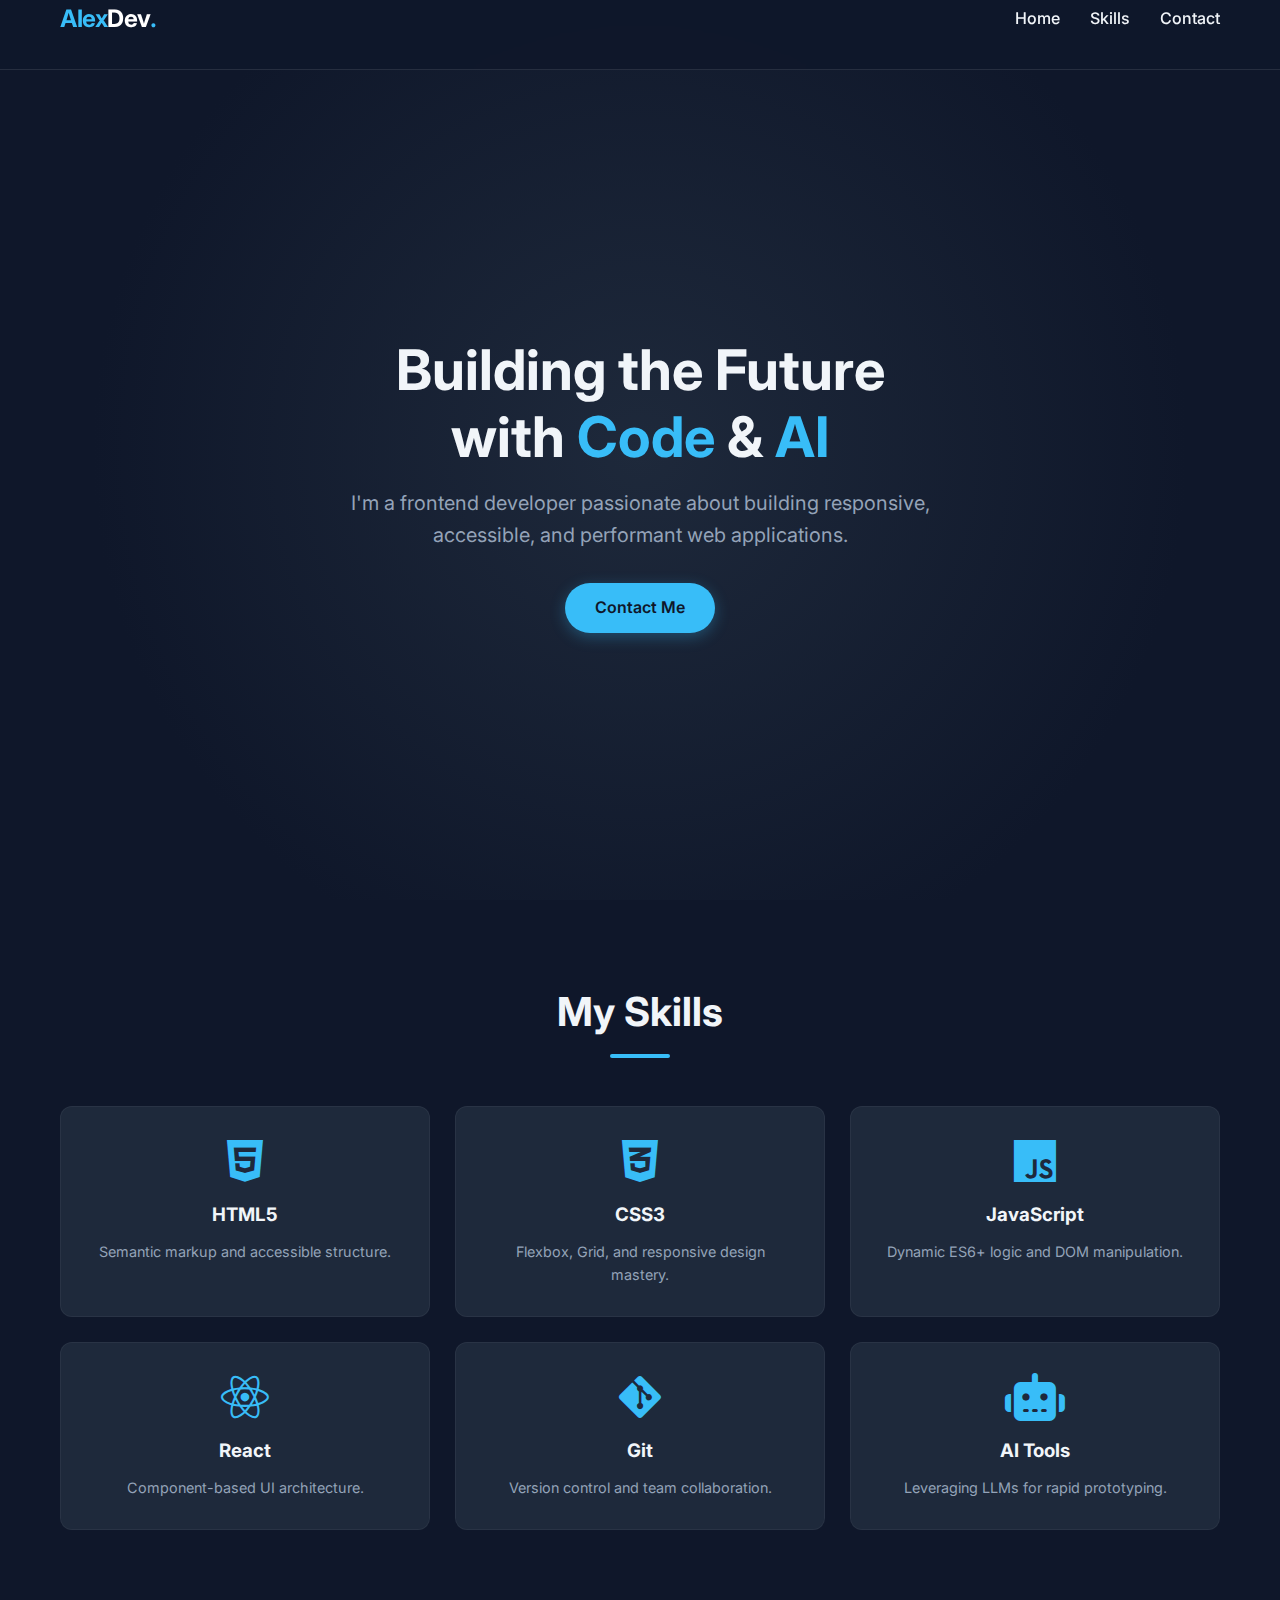
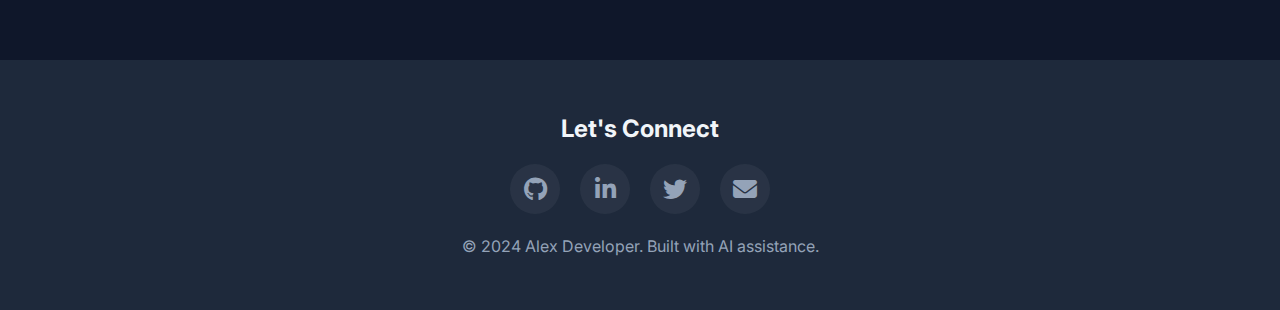
<file: MASAI/AI-Powered Assignment/index.html>
<!DOCTYPE html>
<html lang="en">
<head>
    <meta charset="UTF-8">
    <meta name="viewport" content="width=device-width, initial-scale=1.0">
    <title>Alex Dev | Creative Developer</title>
    <!-- Font Awesome for Icons -->
    <link rel="stylesheet" href="https://cdnjs.cloudflare.com/ajax/libs/font-awesome/6.4.0/css/all.min.css">
    <!-- Google Fonts -->
    <link href="https://fonts.googleapis.com/css2?family=Inter:wght@300;400;600;700&display=swap" rel="stylesheet">
    
    <style>
        /* --- CSS VARIABLES & RESET --- */
        :root {
            --bg-color: #0f172a;
            --card-bg: #1e293b;
            --text-main: #f1f5f9;
            --text-muted: #94a3b8;
            --accent: #38bdf8; /* Light Blue */
            --accent-hover: #0ea5e9;
            --nav-height: 70px;
        }

        * {
            margin: 0;
            padding: 0;
            box-sizing: border-box;
        }

        html {
            scroll-behavior: smooth;
        }

        body {
            font-family: 'Inter', sans-serif;
            background-color: var(--bg-color);
            color: var(--text-main);
            line-height: 1.6;
        }

        a {
            text-decoration: none;
            color: inherit;
            transition: all 0.3s ease;
        }

        ul {
            list-style: none;
        }

        .container {
            max-width: 1200px;
            margin: 0 auto;
            padding: 0 20px;
        }

        /* --- HEADER & NAVIGATION --- */
        header {
            background-color: rgba(15, 23, 42, 0.95);
            height: var(--nav-height);
            position: fixed;
            width: 100%;
            top: 0;
            z-index: 1000;
            border-bottom: 1px solid rgba(255,255,255,0.1);
            backdrop-filter: blur(10px);
        }

        nav {
            display: flex;
            justify-content: space-between;
            align-items: center;
            height: 100%;
        }

        .logo {
            font-size: 1.5rem;
            font-weight: 700;
            color: var(--accent);
            letter-spacing: -0.5px;
        }

        .nav-links {
            display: flex;
            gap: 30px;
        }

        .nav-links a {
            font-weight: 500;
            font-size: 1rem;
        }

        .nav-links a:hover {
            color: var(--accent);
        }

        /* Hamburger Menu (Hidden on Desktop) */
        .hamburger {
            display: none;
            cursor: pointer;
            font-size: 1.5rem;
        }

        /* --- HERO SECTION --- */
        #hero {
            height: 100vh;
            display: flex;
            align-items: center;
            justify-content: center;
            text-align: center;
            padding-top: var(--nav-height);
            background: radial-gradient(circle at center, #1e293b 0%, #0f172a 70%);
        }

        .hero-content h1 {
            font-size: 3.5rem;
            margin-bottom: 1rem;
            line-height: 1.2;
        }

        .hero-content span {
            color: var(--accent);
        }

        .hero-content p {
            font-size: 1.25rem;
            color: var(--text-muted);
            margin-bottom: 2rem;
            max-width: 600px;
            margin-left: auto;
            margin-right: auto;
        }

        .btn {
            display: inline-block;
            background-color: var(--accent);
            color: var(--bg-color);
            padding: 12px 30px;
            border-radius: 50px;
            font-weight: 600;
            font-size: 1rem;
            box-shadow: 0 4px 15px rgba(56, 189, 248, 0.3);
        }

        .btn:hover {
            background-color: var(--accent-hover);
            transform: translateY(-2px);
            box-shadow: 0 6px 20px rgba(56, 189, 248, 0.4);
        }

        /* --- SKILLS SECTION --- */
        #skills {
            padding: 80px 0;
        }

        .section-title {
            text-align: center;
            font-size: 2.5rem;
            margin-bottom: 3rem;
            position: relative;
        }

        .section-title::after {
            content: '';
            display: block;
            width: 60px;
            height: 4px;
            background-color: var(--accent);
            margin: 10px auto 0;
            border-radius: 2px;
        }

        .skills-grid {
            display: grid;
            grid-template-columns: repeat(3, 1fr); /* Desktop: 3 Columns */
            gap: 25px;
        }

        .skill-card {
            background-color: var(--card-bg);
            padding: 30px;
            border-radius: 12px;
            text-align: center;
            border: 1px solid rgba(255,255,255,0.05);
            transition: transform 0.3s ease, border-color 0.3s ease;
        }

        .skill-card:hover {
            transform: translateY(-10px); /* Bonus: Hover animation */
            border-color: var(--accent);
        }

        .skill-card i {
            font-size: 3rem;
            margin-bottom: 15px;
            color: var(--accent);
        }

        .skill-card h3 {
            margin-bottom: 10px;
        }

        .skill-card p {
            color: var(--text-muted);
            font-size: 0.9rem;
        }

        /* --- FOOTER --- */
        footer {
            background-color: var(--card-bg);
            padding: 50px 0;
            text-align: center;
            margin-top: 50px;
        }

        .social-links {
            display: flex;
            justify-content: center;
            gap: 20px;
            margin-bottom: 20px;
        }

        .social-links a {
            font-size: 1.5rem;
            color: var(--text-muted);
            width: 50px;
            height: 50px;
            background: rgba(255,255,255,0.05);
            display: flex;
            align-items: center;
            justify-content: center;
            border-radius: 50%;
            transition: all 0.3s ease;
        }

        .social-links a:hover {
            background: var(--accent);
            color: var(--bg-color);
            transform: scale(1.1);
        }

        /* --- RESPONSIVENESS --- */

        /* Tablet (768px - 1023px) */
        @media (max-width: 1023px) {
            .skills-grid {
                grid-template-columns: repeat(2, 1fr); /* Tablet: 2 Columns */
            }
            
            .hero-content h1 {
                font-size: 3rem;
            }
        }

        /* Mobile (Max 767px) */
        @media (max-width: 767px) {
            /* Nav Logic */
            .hamburger {
                display: block;
                z-index: 1001;
            }

            .nav-links {
                position: fixed;
                top: 0;
                right: -100%; /* Hide off-screen */
                height: 100vh;
                width: 70%;
                background-color: var(--card-bg);
                flex-direction: column;
                justify-content: center;
                align-items: center;
                gap: 40px;
                transition: right 0.3s ease-in-out;
                box-shadow: -5px 0 15px rgba(0,0,0,0.5);
            }

            .nav-links.active {
                right: 0; /* Slide in */
            }

            /* Hero Reflow */
            .hero-content h1 {
                font-size: 2.5rem;
            }
            
            .hero-content p {
                font-size: 1rem;
                padding: 0 15px;
            }

            /* Skills Stacked */
            .skills-grid {
                grid-template-columns: 1fr; /* Mobile: 1 Column */
            }

            /* Spacing adjustments */
            #skills {
                padding: 50px 0;
            }
        }
    </style>
</head>
<body>

    <!-- Navigation -->
    <header>
        <div class="container">
            <nav>
                <div class="logo">Alex<span style="color:white">Dev</span>.</div>
                
                <!-- Navigation Links -->
                <ul class="nav-links" id="navLinks">
                    <li><a href="#hero" onclick="toggleMenu()">Home</a></li>
                    <li><a href="#skills" onclick="toggleMenu()">Skills</a></li>
                    <li><a href="#contact" onclick="toggleMenu()">Contact</a></li>
                </ul>

                <!-- Hamburger Icon -->
                <div class="hamburger" onclick="toggleMenu()">
                    <i class="fas fa-bars"></i>
                </div>
            </nav>
        </div>
    </header>

    <!-- Hero Section -->
    <section id="hero">
        <div class="container hero-content">
            <h1>Building the Future <br> with <span>Code</span> & <span>AI</span></h1>
            <p>I'm a frontend developer passionate about building responsive, accessible, and performant web applications.</p>
            <a href="#contact" class="btn">Contact Me</a>
        </div>
    </section>

    <!-- Skills Section -->
    <section id="skills">
        <div class="container">
            <h2 class="section-title">My Skills</h2>
            <div class="skills-grid">
                <!-- Skill 1 -->
                <div class="skill-card">
                    <i class="fab fa-html5"></i>
                    <h3>HTML5</h3>
                    <p>Semantic markup and accessible structure.</p>
                </div>
                <!-- Skill 2 -->
                <div class="skill-card">
                    <i class="fab fa-css3-alt"></i>
                    <h3>CSS3</h3>
                    <p>Flexbox, Grid, and responsive design mastery.</p>
                </div>
                <!-- Skill 3 -->
                <div class="skill-card">
                    <i class="fab fa-js"></i>
                    <h3>JavaScript</h3>
                    <p>Dynamic ES6+ logic and DOM manipulation.</p>
                </div>
                <!-- Skill 4 -->
                <div class="skill-card">
                    <i class="fab fa-react"></i>
                    <h3>React</h3>
                    <p>Component-based UI architecture.</p>
                </div>
                <!-- Skill 5 -->
                <div class="skill-card">
                    <i class="fab fa-git-alt"></i>
                    <h3>Git</h3>
                    <p>Version control and team collaboration.</p>
                </div>
                <!-- Skill 6 -->
                <div class="skill-card">
                    <i class="fas fa-robot"></i>
                    <h3>AI Tools</h3>
                    <p>Leveraging LLMs for rapid prototyping.</p>
                </div>
            </div>
        </div>
    </section>

    <!-- Footer -->
    <footer id="contact">
        <div class="container">
            <h2 style="margin-bottom: 1rem;">Let's Connect</h2>
            <div class="social-links">
                <a href="#"><i class="fab fa-github"></i></a>
                <a href="#"><i class="fab fa-linkedin-in"></i></a>
                <a href="#"><i class="fab fa-twitter"></i></a>
                <a href="mailto:email@example.com"><i class="fas fa-envelope"></i></a>
            </div>
            <p style="color: var(--text-muted);">&copy; 2024 Alex Developer. Built with AI assistance.</p>
        </div>
    </footer>

    <script>
        function toggleMenu() {
            const navLinks = document.getElementById('navLinks');
            const hamburger = document.querySelector('.hamburger i');
            
            // Toggle Active Class
            navLinks.classList.toggle('active');

            // Change Icon from Hamburger to X
            if (navLinks.classList.contains('active')) {
                hamburger.classList.remove('fa-bars');
                hamburger.classList.add('fa-times');
            } else {
                hamburger.classList.remove('fa-times');
                hamburger.classList.add('fa-bars');
            }
        }
    </script>
</body>
</html>
</file>
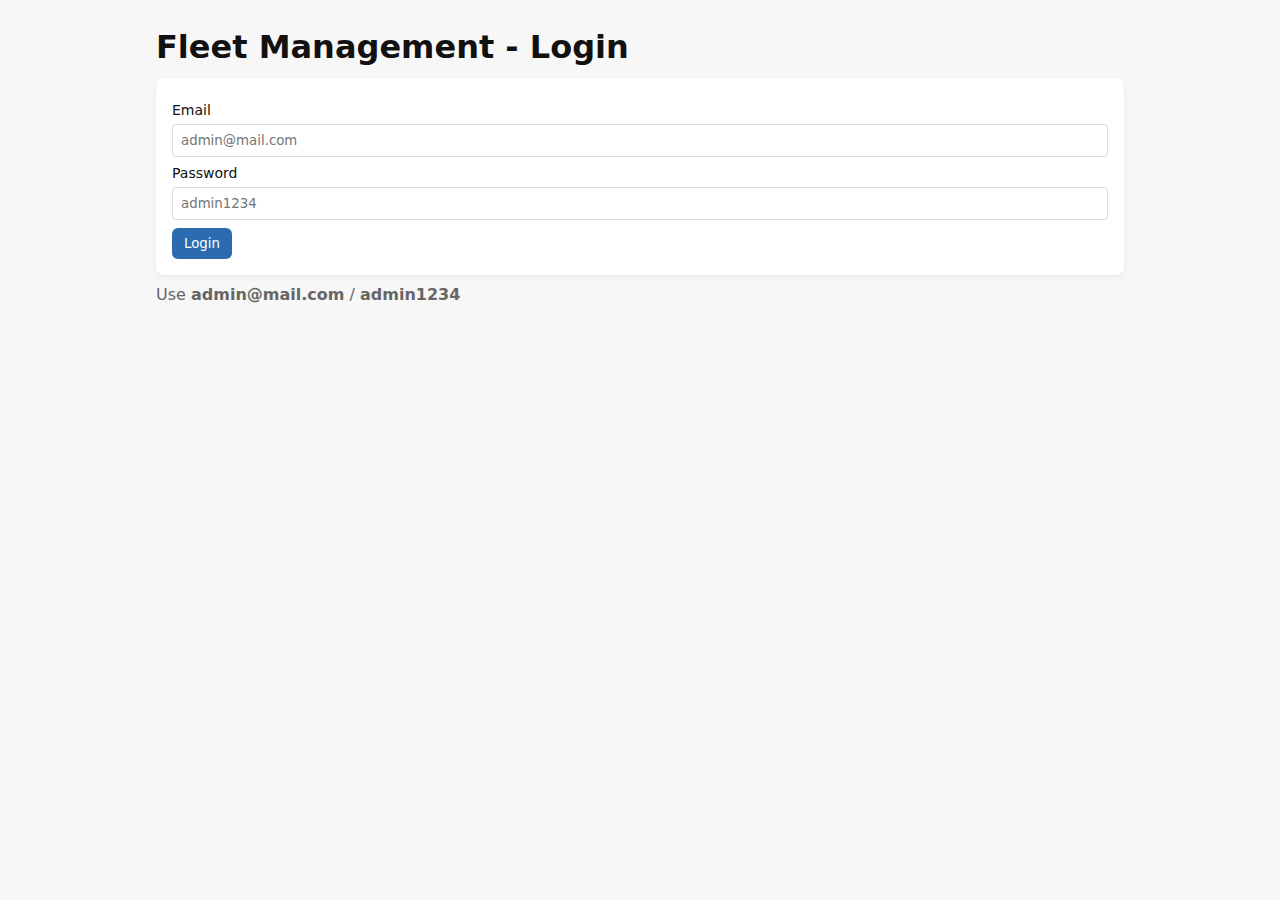
<file: MASAI/Main Evolution-Module2/index.html>
<!doctype html>
<html lang="en">
<head>
<meta charset="utf-8" />
<meta name="viewport" content="width=device-width,initial-scale=1" />
<title>Mini Fleet Management App</title>

<style>
:root{--bg:#f7f7f8;--card:#fff;--accent:#2b6cb0}
*{box-sizing:border-box;font-family:system-ui,Arial,Helvetica,sans-serif}
body{margin:0;background:var(--bg);color:#111}
.container{max-width:1000px;margin:28px auto;padding:0 16px}
.card{background:var(--card);padding:16px;border-radius:8px;box-shadow:0 2px 6px rgba(0,0,0,.06)}
h1,h2,h3{margin:0 0 12px}
form label{display:block;margin:8px 0;font-size:14px}
input,select{display:block;width:100%;padding:8px;margin-top:6px;border:1px solid #ddd;border-radius:4px}
.btn{background:var(--accent);color:#fff;border:none;padding:8px 12px;border-radius:6px;cursor:pointer}
.btn.small{padding:6px 8px;font-size:13px}
.navbar{display:flex;align-items:center;justify-content:space-between;padding:14px 16px}
.layout{display:flex;gap:16px;margin-top:12px}
.sidebar{width:280px}
.main-content{flex:1}
.cards{display:grid;grid-template-columns:repeat(auto-fill,minmax(220px,1fr));gap:12px}
.card-vehicle{padding:10px;border-radius:8px;border:1px solid #eee;background:#fff}
.card-vehicle img{width:100%;height:120px;object-fit:cover;border-radius:6px}
.meta{font-size:13px;margin:8px 0}
.card-actions{display:flex;gap:6px}
.card-actions button{flex:1;padding:8px}
.hint{color:#666;margin-top:10px}
.hidden{display:none}
@media(max-width:700px){.layout{flex-direction:column}.sidebar{width:100%}}
</style>
</head>

<body>

<!-- LOGIN PAGE -->
<section id="loginPage">
  <main class="container">
    <h1>Fleet Management - Login</h1>
    <form id="loginForm" class="card">
      <label>Email<input type="email" id="email" required placeholder="admin@mail.com"></label>
      <label>Password<input type="password" id="password" required placeholder="admin1234"></label>
      <button type="submit" class="btn">Login</button>
    </form>
    <p class="hint">Use <b>admin@mail.com</b> / <b>admin1234</b></p>
  </main>
</section>

<!-- ADMIN DASHBOARD -->
<section id="adminPage" class="hidden">
  <header class="navbar">
    <h2>Fleet Dashboard</h2>
    <div class="filters">
      <select id="filterCategory">
        <option value="all">All Categories</option>
        <option value="Car">Car</option>
        <option value="Auto">Auto</option>
        <option value="Truck">Truck</option>
        <option value="Bus">Bus</option>
      </select>

      <select id="filterAvailability">
        <option value="all">All Availability</option>
        <option value="Available">Available</option>
        <option value="Unavailable">Unavailable</option>
      </select>

      <button id="clearFilters" class="btn small">Clear Filter</button>
    </div>
  </header>

  <div class="layout container">
    <aside class="sidebar card">
      <h3>Add Fleet</h3>
      <form id="addFleetForm">
        <label>Reg No<input type="text" id="regNo" required></label>
        <label>Category
          <select id="category">
            <option value="Car">Car</option>
            <option value="Auto">Auto</option>
            <option value="Truck">Truck</option>
            <option value="Bus">Bus</option>
          </select>
        </label>
        <label>Driver Name<input type="text" id="driver" placeholder="Optional"></label>
        <label>Availability
          <select id="availability">
            <option value="Available">Available</option>
            <option value="Unavailable">Unavailable</option>
          </select>
        </label>
        <button type="submit" class="btn">Add Vehicle</button>
      </form>
    </aside>

    <main class="main-content">
      <div id="cardsContainer" class="cards"></div>
    </main>
  </div>
</section>

<script>
(function(){
  const ADMIN_EMAIL='admin@mail.com';
  const ADMIN_PASS='admin1234';
  const SAMPLE_IMG='https://coding-platform.s3.amazonaws.com/dev/lms/tickets/5e80fcb6-3f8e-480c-945b-30a5359eb40e/JNmYjkVr3WOjsrbu.png';
  const LS_KEY='masai_fleets_v1';

  const loginPage=document.getElementById('loginPage');
  const adminPage=document.getElementById('adminPage');

  const loginForm=document.getElementById('loginForm');
  const email=document.getElementById('email');
  const password=document.getElementById('password');

  const addForm=document.getElementById('addFleetForm');
  const cardsContainer=document.getElementById('cardsContainer');
  const filterCategory=document.getElementById('filterCategory');
  const filterAvailability=document.getElementById('filterAvailability');
  const clearFiltersBtn=document.getElementById('clearFilters');

  function qs(sel){return document.querySelector(sel)}
  function genId(){return Date.now().toString(36)+Math.random().toString(36).slice(2,6)}
  function loadFleets(){
    try{
      const raw=localStorage.getItem(LS_KEY);
      if(!raw) return initData();
      return JSON.parse(raw);
    }catch(e){return initData();}
  }
  function saveFleets(arr){localStorage.setItem(LS_KEY,JSON.stringify(arr));}
  function initData(){
    const sample=[
      {id:genId(),reg:'KA01AA0001',category:'Car',driver:'Ravi',availability:'Available',img:SAMPLE_IMG},
      {id:genId(),reg:'KA02BB0002',category:'Truck',driver:'Suresh',availability:'Unavailable',img:SAMPLE_IMG},
    ];
    saveFleets(sample);
    return sample;
  }
  function escapeHtml(s){
    if(!s) return '';
    return String(s).replace(/[&<>"']/g,c=>({ '&':'&amp;','<':'&lt;','>':'&gt;','"':'&quot;',"'":"&#39;"}[c]));
  }

  // LOGIN LOGIC
  loginForm.addEventListener('submit',e=>{
    e.preventDefault();
    if(email.value.trim()===ADMIN_EMAIL && password.value===ADMIN_PASS){
      localStorage.setItem('masai_logged_in','true');
      loginPage.classList.add('hidden');
      adminPage.classList.remove('hidden');
      render();
    } else {
      alert('Invalid credentials');
    }
  });

  if(localStorage.getItem('masai_logged_in')){
    loginPage.classList.add('hidden');
    adminPage.classList.remove('hidden');
  }

  let fleets=loadFleets();
  let filters={category:'all',availability:'all'};

  // Render FLEETS
  function render(){
    const filtered = fleets.filter(f=>{
      if(filters.category!=='all' && f.category!==filters.category) return false;
      if(filters.availability!=='all' && f.availability!==filters.availability) return false;
      return true;
    });

    cardsContainer.innerHTML='';
    if(filtered.length===0){
      cardsContainer.innerHTML='<div class="card card-vehicle">No vehicles found</div>';
      return;
    }

    filtered.forEach(f=>{
      const div=document.createElement('div');
      div.className='card card-vehicle';
      div.innerHTML=`
        <img src="${f.img}">
        <div class="meta"><strong>Reg:</strong> ${escapeHtml(f.reg)}<br>
        <strong>Category:</strong> ${escapeHtml(f.category)}<br>
        <strong>Driver:</strong> ${escapeHtml(f.driver||'--')}<br>
        <strong>Status:</strong> ${escapeHtml(f.availability)}</div>
        <div class="card-actions">
          <button class="btn update">Update Driver</button>
          <button class="btn toggle">Change Availability</button>
          <button class="btn delete">Delete</button>
        </div>
      `;

      div.querySelector('.update').onclick=()=>{
        const name=prompt('Enter new driver name',f.driver||'');
        if(name!==null && name.trim()!==''){
          f.driver=name.trim();
          saveFleets(fleets); render();
        }
      };

      div.querySelector('.toggle').onclick=()=>{
        f.availability=(f.availability==='Available')?'Unavailable':'Available';
        saveFleets(fleets); render();
      };

      div.querySelector('.delete').onclick=()=>{
        if(confirm('Delete this vehicle?')){
          fleets=fleets.filter(x=>x.id!==f.id);
          saveFleets(fleets); render();
        }
      };

      cardsContainer.appendChild(div);
    });
  }

  // Add Fleet
  addForm.addEventListener('submit',e=>{
    e.preventDefault();
    const reg=qs('#regNo').value.trim();
    const cat=qs('#category').value;
    const driver=qs('#driver').value.trim();
    const avail=qs('#availability').value;

    if(!reg){alert('Reg No required');return;}
    if(fleets.some(x=>x.reg.toLowerCase()===reg.toLowerCase())){alert('Reg already exists');return;}

    fleets.push({id:genId(),reg,category:cat,driver:driver||'--',availability:avail,img:SAMPLE_IMG});
    saveFleets(fleets);
    addForm.reset();
    render();
  });

  // FILTERS
  filterCategory.onchange=()=>{filters.category=filterCategory.value;render();}
  filterAvailability.onchange=()=>{filters.availability=filterAvailability.value;render();}
  clearFiltersBtn.onclick=()=>{
    filters={category:'all',availability:'all'};
    filterCategory.value='all'; filterAvailability.value='all';
    render();
  };

  if(localStorage.getItem('masai_logged_in')) render();
})();
</script>

</body>
</html>
</file>
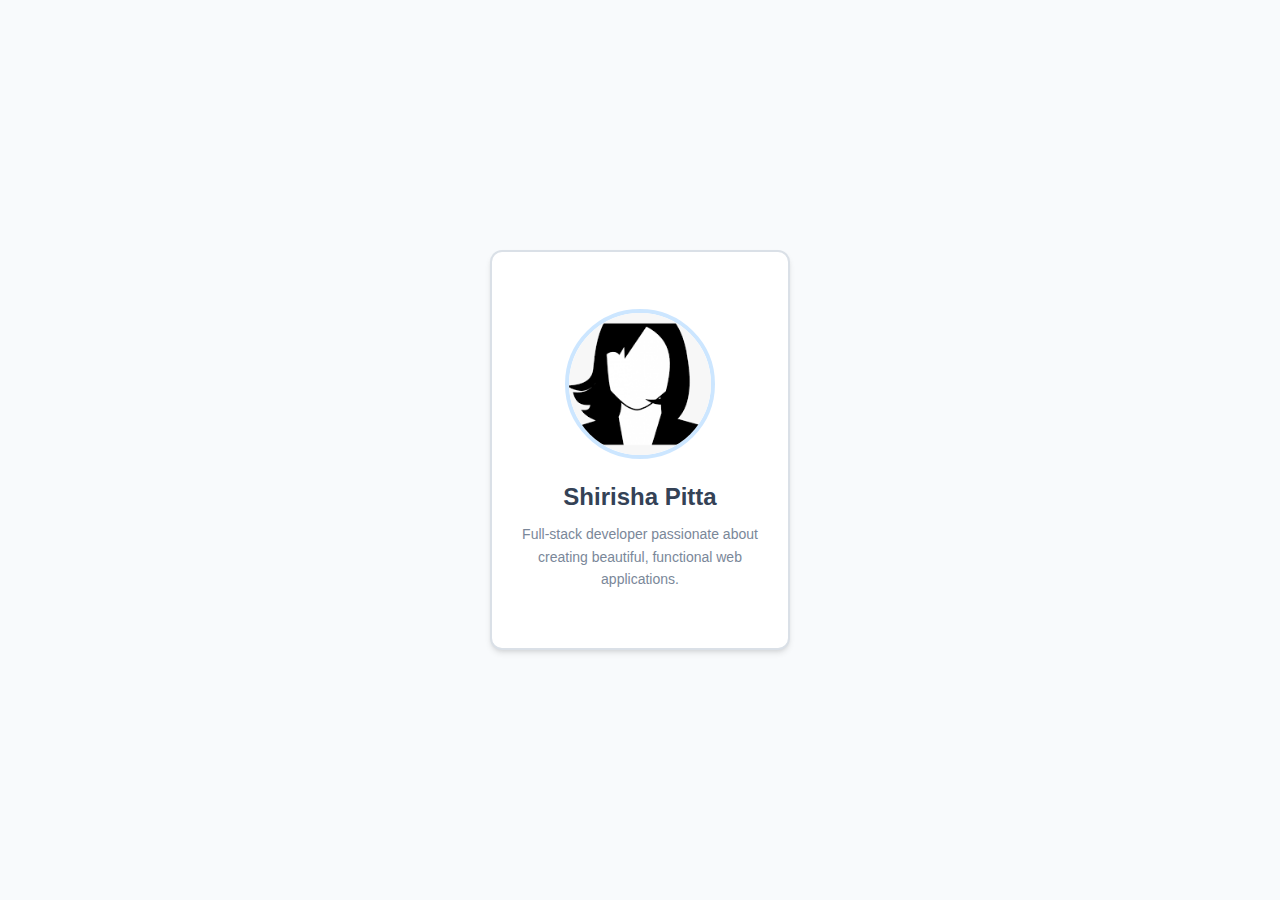
<file: MASAI/Designing Layouts I/Q1.html>
<!DOCTYPE html>
<html lang="en">
<head>
    <meta charset="UTF-8">
    <meta name="viewport" content="width=device-width, initial-scale=1.0">
    <title>Profile Card</title>
    <meta name="description" content="Modern profile card component showcasing professional information">
    <style>
        * {
            margin: 0;
            padding: 0;
            box-sizing: border-box;
        }
        body {
            font-family: -apple-system, BlinkMacSystemFont, 'Segoe UI', Roboto, 'Helvetica Neue', Arial, sans-serif;
            background-color: hsl(210, 40%, 98%);
            color: hsl(215, 25%, 27%);
            display: flex;
            justify-content: center;
            align-items: center;
            min-height: 100vh;
        }
        .profile-card {
            width: 300px;
            height: 400px;
            background-color: hsl(0, 0%, 100%);
            border-radius: 12px;
            border: 2px solid hsl(210, 20%, 88%);
            padding: 20px;
            margin: auto;
            display: flex;
            flex-direction: column;
            align-items: center;
            justify-content: center;
            box-shadow: 0 4px 6px -1px rgba(0, 0, 0, 0.1),
                        0 2px 4px -2px rgba(0, 0, 0, 0.1);
            transition: box-shadow 0.3s ease, transform 0.3s ease;
        }
        .profile-card:hover {
            box-shadow: 0 10px 15px -3px rgba(0, 0, 0, 0.15),
                        0 4px 6px -4px rgba(0, 0, 0, 0.1);
            transform: translateY(-2px);
        }
        .profile-image {
            width: 150px;
            height: 150px;
            border-radius: 50%;
            overflow: hidden;
            border: 4px solid hsla(210, 100%, 50%, 0.2);
            margin-bottom: 24px;
        }
        .profile-image img {
            width: 100%;
            height: 100%;
            object-fit: cover;
        }
        .profile-card h2 {
            font-size: 24px;
            font-weight: bold;
            color: hsl(215, 25%, 27%);
            margin-bottom: 12px;
            text-align: center;
        }
        .profile-card p {
            text-align: center;
            color: hsl(215, 13%, 54%);
            line-height: 1.6;
            font-size: 14px;
        }
    </style>
</head>
<body>
    <div class="profile-card">
        <div class="profile-image">
            <img src="[data-uri]"
                 alt="Profile">
        </div>
        <h2>Shirisha Pitta</h2>
        <p>Full-stack developer passionate about creating beautiful, functional web applications.</p>
    </div>
</body>
</html>
</file>
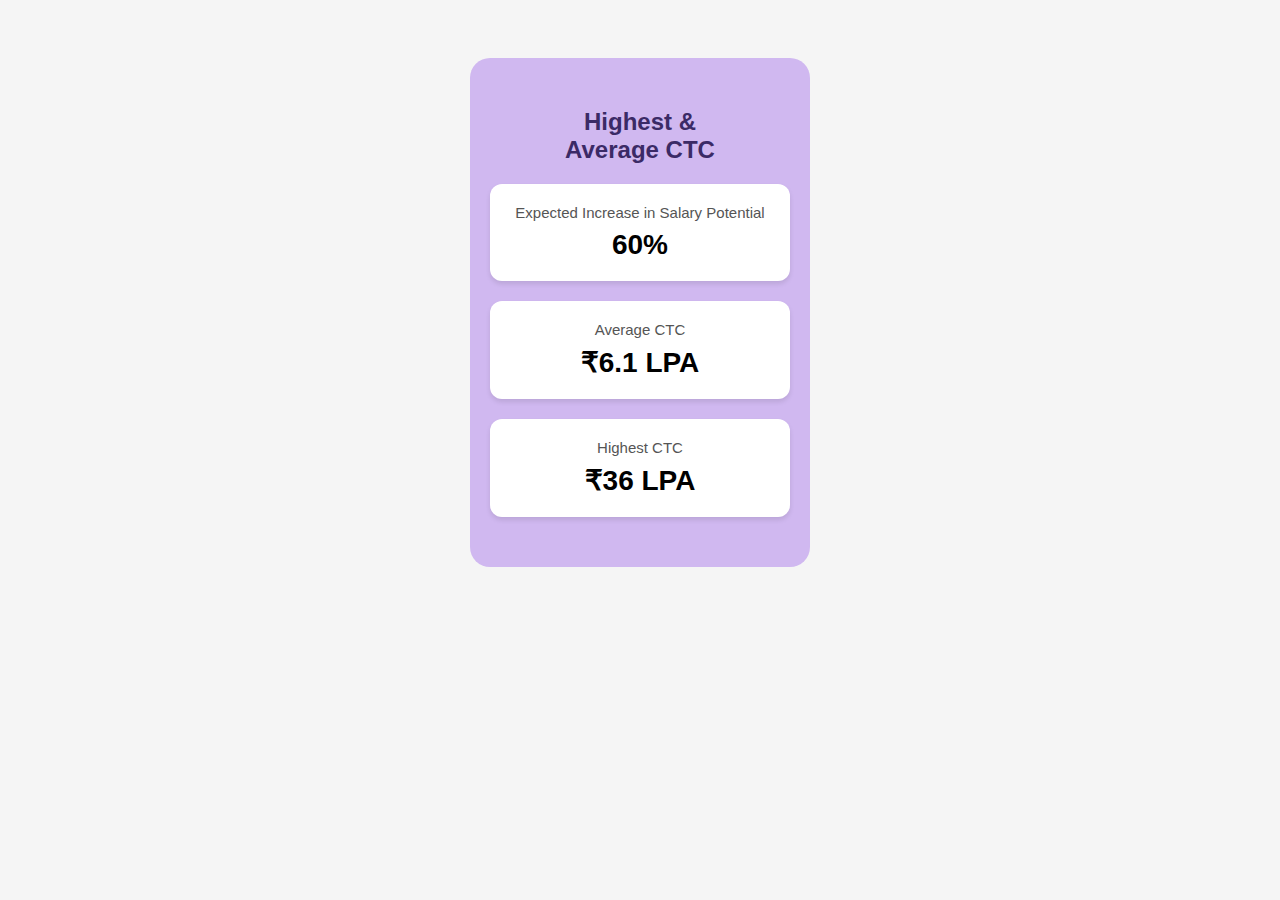
<file: MASAI/Designing Layouts I/Q2.html>
<!DOCTYPE html>
<html lang="en">
<head>
    <meta charset="UTF-8">
    <meta name="viewport" content="width=device-width, initial-scale=1.0">
    <title>Vertical Box Model</title>
    <style>
        body {
            font-family: Arial, sans-serif;
            background: #F5F5F5;
            display: flex;
            justify-content: center;
            padding: 50px;
        }
        .container {
            width: 300px;
            background: #D0B8F0;
            padding: 30px 20px;
            border-radius: 20px;
            text-align: center;
        }
        .container h2 {
            color: #3B2A66;
            margin-bottom: 20px;
        }
        .box {
            background: #FFFFFF;
            padding: 20px;
            border-radius: 12px;
            margin-bottom: 20px;
            box-shadow: 0px 3px 5px rgba(0,0,0,0.1);
        }
        .title {
            color: #555;
            font-size: 15px;
            margin-bottom: 8px;
        }
        .value {
            font-size: 28px;
            font-weight: bold;
        }
    </style>
</head>
<body>
    <div class="container">
        <h2>Highest &<br>Average CTC</h2>
        <div class="box">
            <div class="title">Expected Increase in Salary Potential</div>
            <div class="value">60%</div>
        </div>
        <div class="box">
            <div class="title">Average CTC</div>
            <div class="value">₹6.1 LPA</div>
        </div>
        <div class="box">
            <div class="title">Highest CTC</div>
            <div class="value">₹36 LPA</div>
        </div>
    </div>
</body>
</html>
</file>
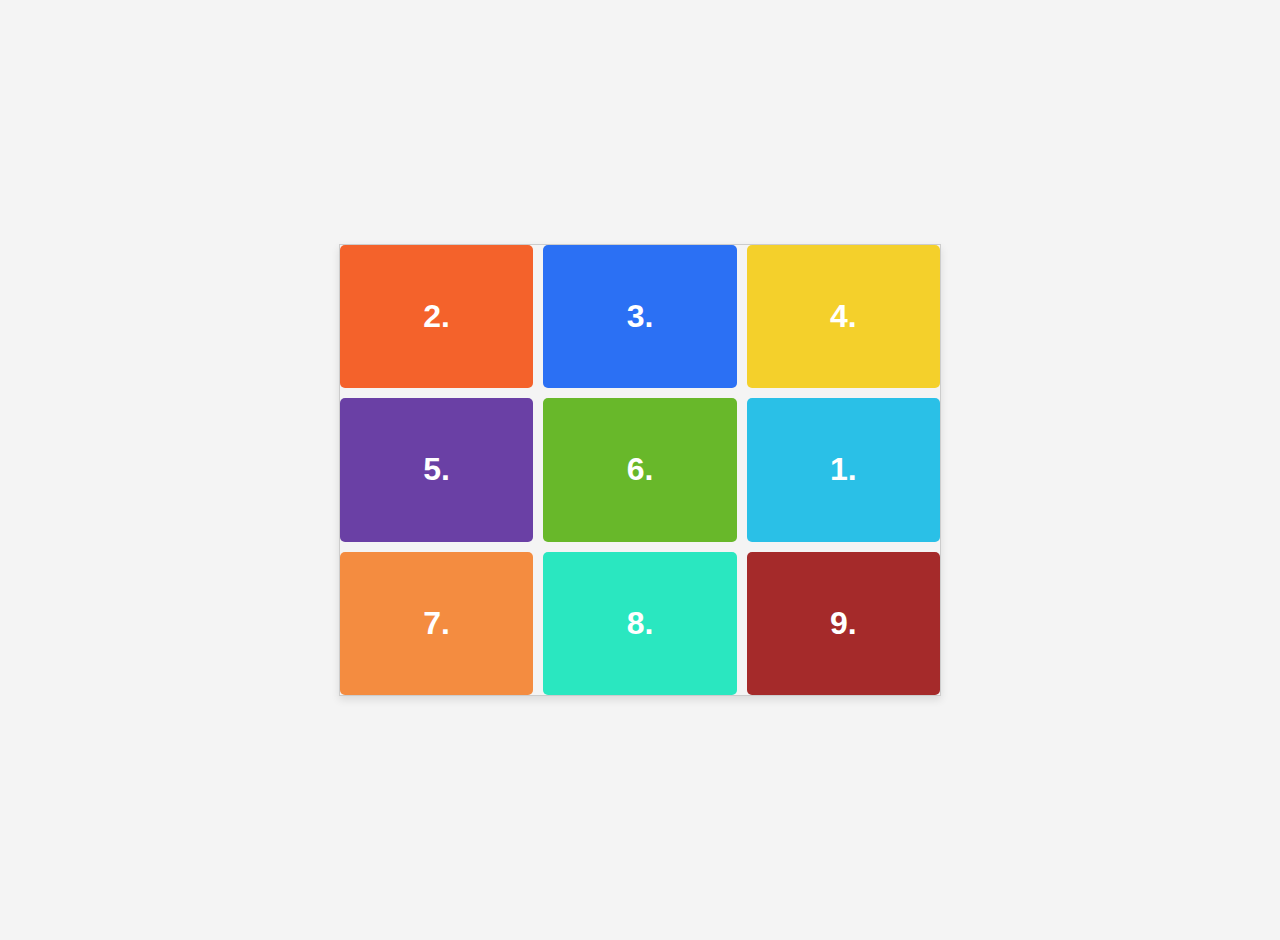
<file: MASAI/Designing Layouts II/Q1.html>
<!DOCTYPE html>
<html lang="en">
<head>
    <meta charset="UTF-8">
    <meta name="viewport" content="width=device-width, initial-scale=1.0">
    <title>Simple Grid Layout</title>
    <style>
        /* Basic Reset and Container Styling */
        body {
            margin: 0;
            padding: 20px;
            font-family: sans-serif;
            display: flex; /* Helps center the grid */
            justify-content: center;
            align-items: center;
            min-height: 100vh;
            background-color: #f4f4f4;
        }

        .grid-container {
            /* Set up the grid */
            display: grid;
            /* Define 3 equal-width columns */
            grid-template-columns: repeat(3, 1fr); 
            /* Define 3 equal-height rows */
            grid-template-rows: repeat(3, 1fr); 
            /* Gap between grid items */
            gap: 10px; 
            /* Max width for a clean look */
            width: 600px; 
            /* Enforce a height so the '1fr' rows work */
            height: 450px; 
            border: 1px solid #ccc;
            box-shadow: 0 4px 8px rgba(0, 0, 0, 0.1);
        }

        /* Common Box Styling */
        .box {
            display: flex;
            justify-content: center;
            align-items: center;
            color: white;
            font-size: 2em;
            font-weight: bold;
            border-radius: 5px;
        }

        /* Unique Box Colors based on the image */
        /* Row 1 */
        .box-2 { background-color: #f4622b; } /* Orange */
        .box-3 { background-color: #2b70f4; } /* Blue */
        .box-4 { background-color: #f4d02b; } /* Yellow */

        /* Row 2 */
        .box-5 { background-color: #6a40a5; } /* Purple/Violet */
        .box-6 { background-color: #68b82a; } /* Bright Green */
        .box-1 { background-color: #2ac0e7; } /* Light Blue/Cyan */

        /* Row 3 */
        .box-7 { background-color: #f48c40; } /* Darker Orange/Peach */
        .box-8 { background-color: #2ae7c0; } /* Teal */
        .box-9 { background-color: #a52a2a; } /* Maroon/Dark Red */

    </style>
</head>
<body>
    <div class="grid-container">
        <div class="box box-2">2.</div> 
        <div class="box box-3">3.</div>
        <div class="box box-4">4.</div>
        <div class="box box-5">5.</div>
        <div class="box box-6">6.</div> 
        <div class="box box-1">1.</div>
        <div class="box box-7">7.</div>
        <div class="box box-8">8.</div>
        <div class="box box-9">9.</div>
    </div>
</body>
</html>
</file>
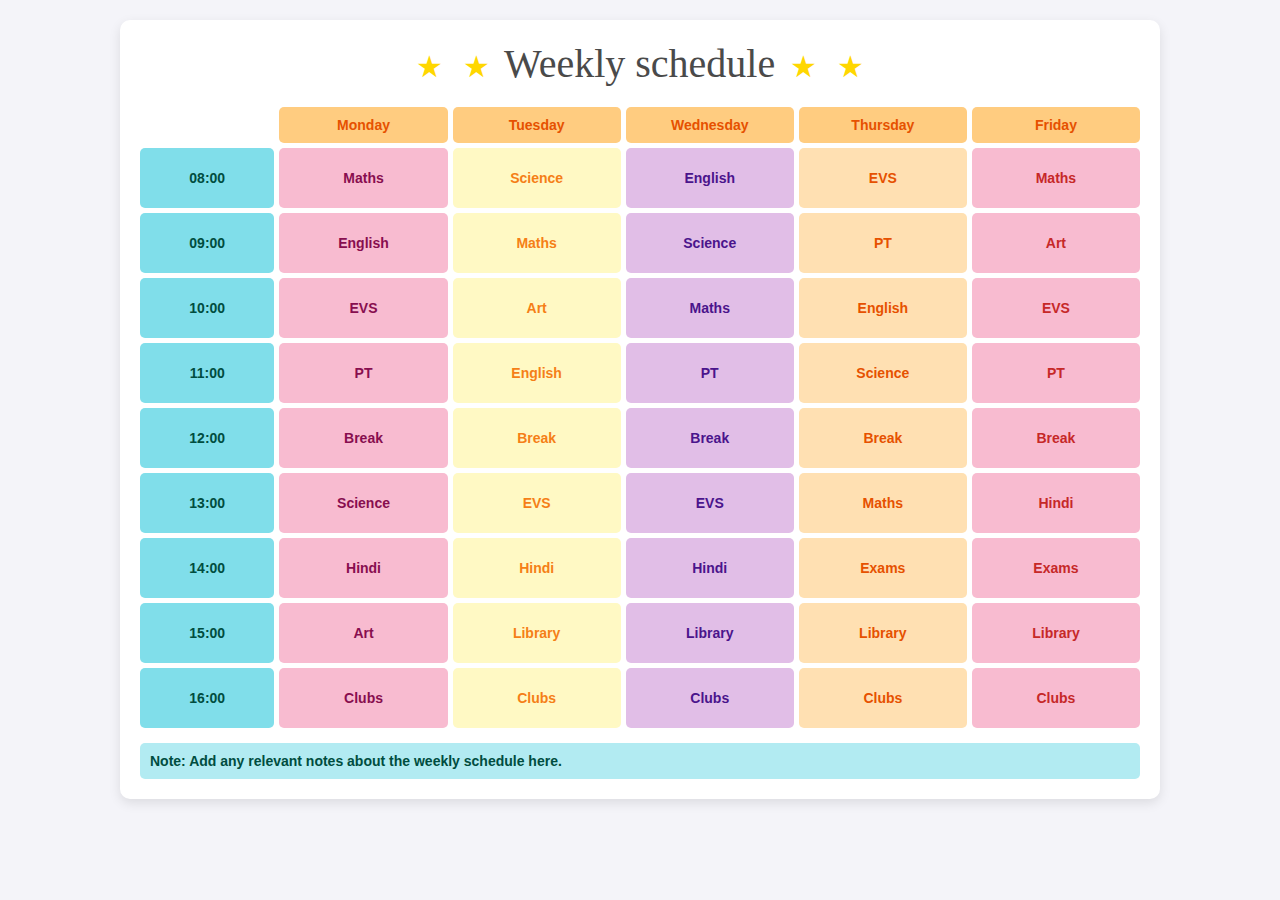
<file: MASAI/Designing Layouts II/Q2.html>
<!DOCTYPE html>
<html lang="en">
<head>
    <meta charset="UTF-8">
    <meta name="viewport" content="width=device-width, initial-scale=1.0">
    <title>Weekly Schedule</title>
    <style>
        /* Global Styles and Body Setup */
        body {
            font-family: Arial, sans-serif;
            margin: 0;
            padding: 20px;
            background-color: #f4f4f9; /* Light background for the page */
        }

        /* Main Container for the entire schedule */
        .schedule-container {
            max-width: 1000px;
            margin: 0 auto;
            background-color: #ffffff;
            padding: 20px;
            border-radius: 10px;
            box-shadow: 0 4px 12px rgba(0, 0, 0, 0.1);
        }

        /* Title Styling - Mimicking the design */
        .schedule-title {
            text-align: center;
            font-family: 'Brush Script MT', cursive; /* A script font for effect */
            font-size: 40px;
            margin-bottom: 20px;
            color: #4a4a4a;
            /* Simple stars/design elements */
            position: relative;
        }

        /* Using spans for the star visual effect */
        .schedule-title span {
            color: gold;
            font-size: 30px;
            margin: 0 5px;
        }

        /* --- CSS GRID LAYOUT --- */
        .weekly-schedule {
            display: grid;
            /* 1 column for Time, 5 columns for Days */
            /* Using minmax for time column and 1fr for days ensures responsiveness */
            grid-template-columns: minmax(80px, 0.8fr) repeat(5, 1fr);
            /* Total rows: 1 header row + 9 time slots (08:00 to 16:00) */
            grid-template-rows: auto repeat(9, 60px) auto;
            gap: 5px; /* Spacing between grid cells */
        }

        /* General Cell Styling */
        .cell {
            display: flex;
            align-items: center;
            justify-content: center;
            padding: 10px;
            border-radius: 5px;
            text-align: center;
            font-weight: bold;
            font-size: 14px;
        }

        /* Header Row Styling (Days and empty Time header) */
        .header-cell {
            background-color: #e0f7fa; /* Light blue/cyan for header background */
            color: #00796b; /* Darker color for contrast */
            font-weight: bolder;
            /* The top-left cell (empty header) */
            background-color: transparent;
            box-shadow: none;
        }
        
        .day-header {
            background-color: #ffcc80; /* Light orange/yellow for Day headers */
            color: #e65100; /* Darker orange text */
        }

        /* Time Column Styling */
        .time-cell {
            background-color: #80deea; /* Distinct blue/cyan for time slots */
            color: #004d40;
            font-weight: bolder;
        }

        /* --- Specific Content Cell Styling (Mimicking colors in image) --- */

        /* Monday - Light Pink */
        .monday {
            background-color: #f8bbd0;
            color: #880e4f;
        }
        /* Tuesday - Light Yellow */
        .tuesday {
            background-color: #fff9c4;
            color: #f57f17;
        }
        /* Wednesday - Light Purple/Pink */
        .wednesday {
            background-color: #e1bee7;
            color: #4a148c;
        }
        /* Thursday - Yellow/Orange */
        .thursday {
            background-color: #ffe0b2;
            color: #e65100;
        }
        /* Friday - Light Pink/Red */
        .friday {
            background-color: #f8bbd0;
            color: #c62828;
        }

        /* Note Section Styling */
        .note-section {
            grid-column: 1 / span 6; /* Spanning across all columns */
            margin-top: 10px;
            padding: 10px;
            background-color: #b2ebf2; /* Light blue for the note area */
            border-radius: 5px;
            font-size: 14px;
            font-weight: bold;
            color: #004d40;
        }
        
    </style>
</head>
<body>

<div class="schedule-container">
    <div class="schedule-title">
        <span>&starf;</span>
        <span>&starf;</span>
        Weekly schedule
        <span>&starf;</span>
        <span>&starf;</span>
    </div>

    <div class="weekly-schedule">
        <div class="cell header-cell"></div> <div class="cell day-header">Monday</div>
        <div class="cell day-header">Tuesday</div>
        <div class="cell day-header">Wednesday</div>
        <div class="cell day-header">Thursday</div>
        <div class="cell day-header">Friday</div>

        <div class="cell time-cell">08:00</div>
        <div class="cell monday">Maths</div>
        <div class="cell tuesday">Science</div>
        <div class="cell wednesday">English</div>
        <div class="cell thursday">EVS</div>
        <div class="cell friday">Maths</div>

        <div class="cell time-cell">09:00</div>
        <div class="cell monday">English</div>
        <div class="cell tuesday">Maths</div>
        <div class="cell wednesday">Science</div>
        <div class="cell thursday">PT</div>
        <div class="cell friday">Art</div>

        <div class="cell time-cell">10:00</div>
        <div class="cell monday">EVS</div>
        <div class="cell tuesday">Art</div>
        <div class="cell wednesday">Maths</div>
        <div class="cell thursday">English</div>
        <div class="cell friday">EVS</div>

        <div class="cell time-cell">11:00</div>
        <div class="cell monday">PT</div>
        <div class="cell tuesday">English</div>
        <div class="cell wednesday">PT</div>
        <div class="cell thursday">Science</div>
        <div class="cell friday">PT</div>

        <div class="cell time-cell">12:00</div>
        <div class="cell monday">Break</div>
        <div class="cell tuesday">Break</div>
        <div class="cell wednesday">Break</div>
        <div class="cell thursday">Break</div>
        <div class="cell friday">Break</div>

        <div class="cell time-cell">13:00</div>
        <div class="cell monday">Science</div>
        <div class="cell tuesday">EVS</div>
        <div class="cell wednesday">EVS</div>
        <div class="cell thursday">Maths</div>
        <div class="cell friday">Hindi</div>

        <div class="cell time-cell">14:00</div>
        <div class="cell monday">Hindi</div>
        <div class="cell tuesday">Hindi</div>
        <div class="cell wednesday">Hindi</div>
        <div class="cell thursday">Exams</div>
        <div class="cell friday">Exams</div>

        <div class="cell time-cell">15:00</div>
        <div class="cell monday">Art</div>
        <div class="cell tuesday">Library</div>
        <div class="cell wednesday">Library</div>
        <div class="cell thursday">Library</div>
        <div class="cell friday">Library</div>

        <div class="cell time-cell">16:00</div>
        <div class="cell monday">Clubs</div>
        <div class="cell tuesday">Clubs</div>
        <div class="cell wednesday">Clubs</div>
        <div class="cell thursday">Clubs</div>
        <div class="cell friday">Clubs</div>

        <div class="note-section">
            Note: Add any relevant notes about the weekly schedule here.
        </div>
    </div>
</div>

</body>
</html>
</file>
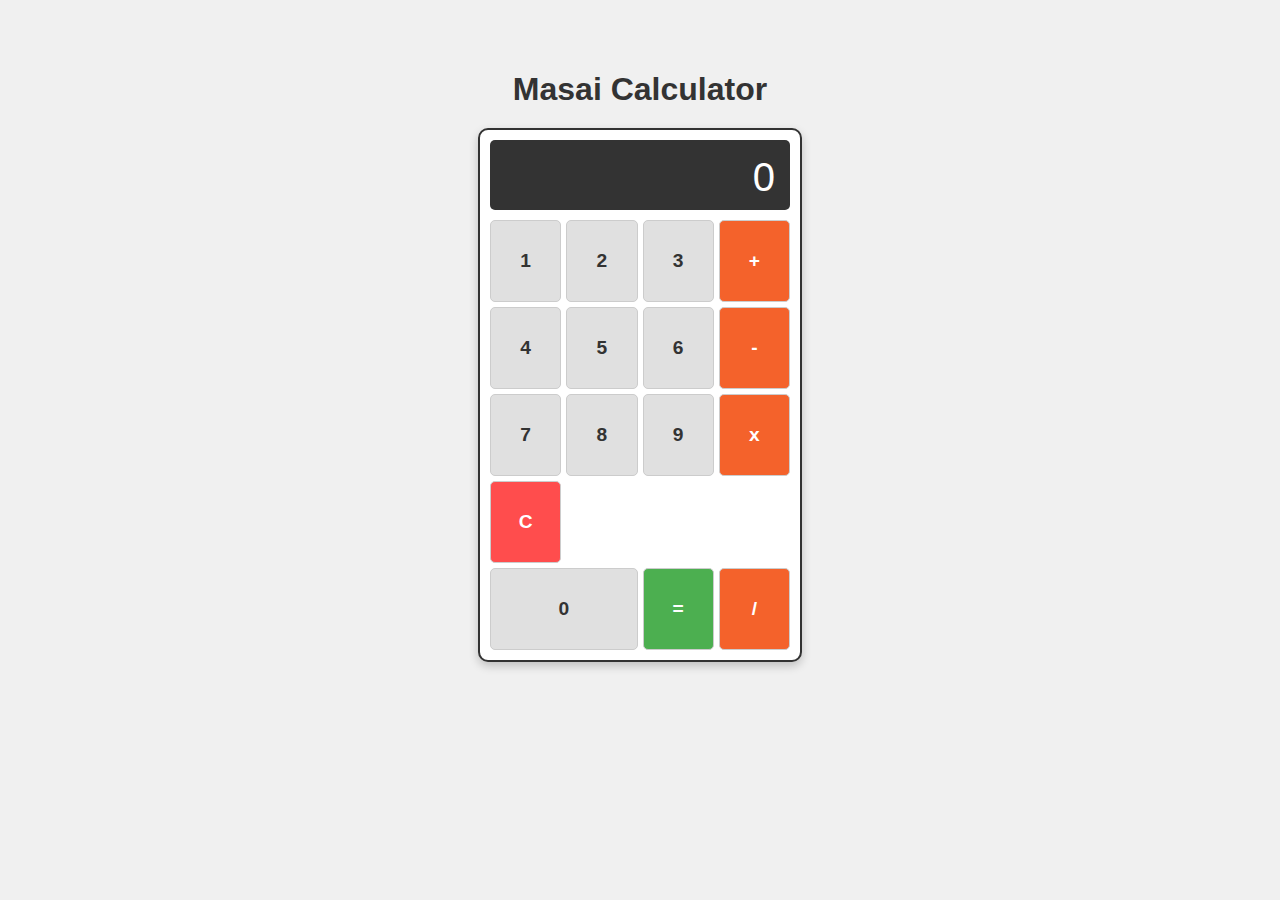
<file: MASAI/Designing Layouts II/Q3.html>
<!DOCTYPE html>
<html lang="en">
<head>
    <meta charset="UTF-8">
    <meta name="viewport" content="width=device-width, initial-scale=1.0">
    <title>Masai Calculator</title>
    <style>
        /* --- General Styling and Box Model --- */
        body {
            font-family: Arial, sans-serif;
            display: flex;
            flex-direction: column;
            align-items: center;
            padding-top: 50px;
            background-color: #f0f0f0;
            margin: 0;
        }

        h1 {
            color: #333;
            margin-bottom: 20px;
            text-align: center;
        }

        /* --- Calculator Container (using Flexbox for centering, Grid for layout) --- */
        #calculator {
            width: 300px; /* Overall width of the calculator */
            border: 2px solid #333;
            padding: 10px;
            background-color: #fff;
            border-radius: 10px;
            box-shadow: 0 4px 10px rgba(0, 0, 0, 0.2);
            /* Set up the inner Grid layout */
            display: grid;
            /* Define 4 equal columns (3 numbers + 1 operator column) */
            grid-template-columns: repeat(4, 1fr); 
            /* Define 5 rows (1 display row + 4 button rows) */
            grid-template-rows: auto repeat(4, 1fr);
            gap: 5px; /* Spacing between buttons */
        }

        /* --- Display Screen Styling --- */
        #display {
            /* Make the display span all 4 columns */
            grid-column: 1 / span 4; 
            background-color: #333;
            color: white;
            padding: 15px;
            font-size: 2.5em;
            text-align: right;
            margin-bottom: 5px;
            border-radius: 5px;
            height: 40px; /* Ensure a consistent height */
        }

        /* --- Button Styling (using Flexbox for content centering) --- */
        .button {
            background-color: #e0e0e0;
            color: #333;
            padding: 15px 0;
            font-size: 1.2em;
            font-weight: bold;
            text-align: center;
            cursor: pointer;
            border-radius: 5px;
            border: 1px solid #ccc;
            /* Flexbox to perfectly center content */
            display: flex;
            justify-content: center;
            align-items: center;
            height: 50px; /* Consistent button height */
            user-select: none;
            transition: background-color 0.1s;
        }

        .button:hover {
            background-color: #d0d0d0;
        }

        /* --- Specific Button Overrides (Colors and Spanning) --- */

        /* Operator buttons (+, -, x, /) */
        .operator {
            background-color: #f4622b; /* Orange color from the image */
            color: white;
        }
        .operator:hover {
            background-color: #e35a26;
        }

        /* Clear button (C) */
        .clear-btn {
            background-color: #ff4d4d; /* Red color from the image */
            color: white;
        }
        .clear-btn:hover {
            background-color: #e54545;
        }

        /* Zero button (0) - Spans two columns */
        .zero-btn {
            grid-column: 1 / span 2; 
        }

        /* Equals button (=) */
        .equals-btn {
            background-color: #4CAF50; /* Green color */
            color: white;
        }
        .equals-btn:hover {
            background-color: #45a049;
        }
        
    </style>
</head>
<body>
    <h1>Masai Calculator</h1>

    <div id="calculator">
        <div id="display">0</div>

        <div class="button">1</div>
        <div class="button">2</div>
        <div class="button">3</div>
        <div class="button operator">+</div>

        <div class="button">4</div>
        <div class="button">5</div>
        <div class="button">6</div>
        <div class="button operator">-</div>

        <div class="button">7</div>
        <div class="button">8</div>
        <div class="button">9</div>
        <div class="button operator">x</div>

        <div class="button clear-btn">C</div>
        <div class="button zero-btn">0</div> <div class="button equals-btn">=</div>
        <div class="button operator">/</div>
        
    </div>

</body>
</html>
</file>
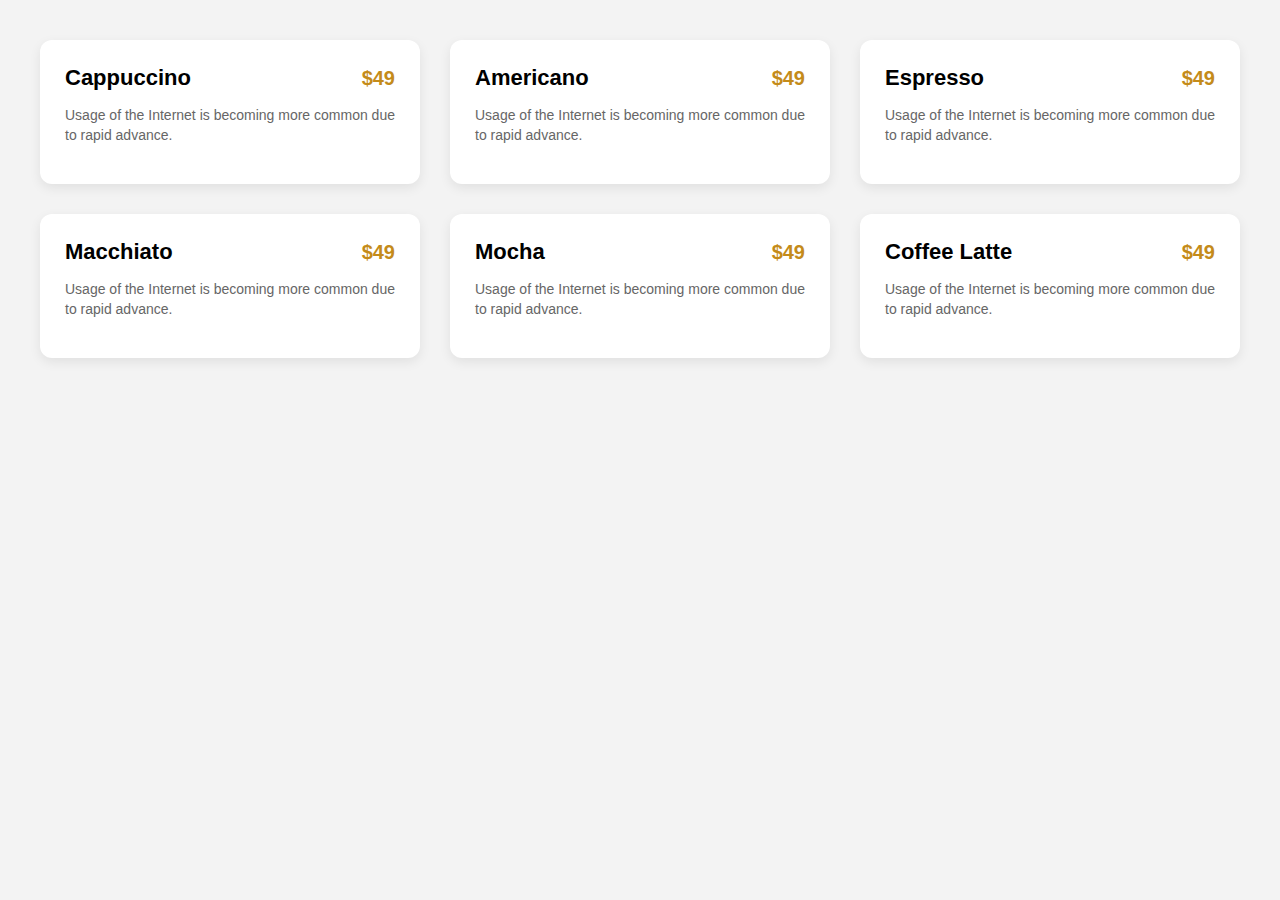
<file: MASAI/Responsive Design Fundamentals/Q1.html>
<!DOCTYPE html>
<html lang="en">
<head>
  <meta charset="UTF-8">
  <meta name="viewport" content="width=device-width, initial-scale=1.0">
  <title>Coffee Cards</title>

  <style>
    body {
      font-family: Arial, Helvetica, sans-serif;
      background: #f3f3f3;
      margin: 0;
      padding: 40px;
    }

    .container {
      display: grid;
      grid-template-columns: repeat(3, 1fr);
      gap: 30px;
      max-width: 1200px;
      margin: auto;
    }

    .card {
      background: white;
      padding: 25px;
      border-radius: 12px;
      box-shadow: rgba(0, 0, 0, 0.08) 0px 4px 12px;
    }

    .card-header {
      display: flex;
      justify-content: space-between;
      align-items: center;
      margin-bottom: 15px;
    }

    .card h2 {
      font-size: 22px;
      margin: 0;
    }

    .price {
      font-size: 20px;
      font-weight: bold;
      color: #c48b1a;
    }

    .card p {
      font-size: 14px;
      color: #666;
      line-height: 1.4;
    }

    /* Medium Screens (Tablets) → 2 cards per row */
    @media only screen and (max-width: 900px) {
      .container {
        grid-template-columns: repeat(2, 1fr);
      }
    }

    /* Small Screens (Mobiles) → 1 card per row */
    @media only screen and (max-width: 600px) {
      .container {
        grid-template-columns: 1fr;
      }
    }
  </style>
</head>
<body>

  <div class="container">
    
    <div class="card">
      <div class="card-header">
        <h2>Cappuccino</h2>
        <span class="price">$49</span>
      </div>
      <p>Usage of the Internet is becoming more common due to rapid advance.</p>
    </div>

    <div class="card">
      <div class="card-header">
        <h2>Americano</h2>
        <span class="price">$49</span>
      </div>
      <p>Usage of the Internet is becoming more common due to rapid advance.</p>
    </div>

    <div class="card">
      <div class="card-header">
        <h2>Espresso</h2>
        <span class="price">$49</span>
      </div>
      <p>Usage of the Internet is becoming more common due to rapid advance.</p>
    </div>

    <div class="card">
      <div class="card-header">
        <h2>Macchiato</h2>
        <span class="price">$49</span>
      </div>
      <p>Usage of the Internet is becoming more common due to rapid advance.</p>
    </div>

    <div class="card">
      <div class="card-header">
        <h2>Mocha</h2>
        <span class="price">$49</span>
      </div>
      <p>Usage of the Internet is becoming more common due to rapid advance.</p>
    </div>

    <div class="card">
      <div class="card-header">
        <h2>Coffee Latte</h2>
        <span class="price">$49</span>
      </div>
      <p>Usage of the Internet is becoming more common due to rapid advance.</p>
    </div>

  </div>

</body>
</html>
</file>
